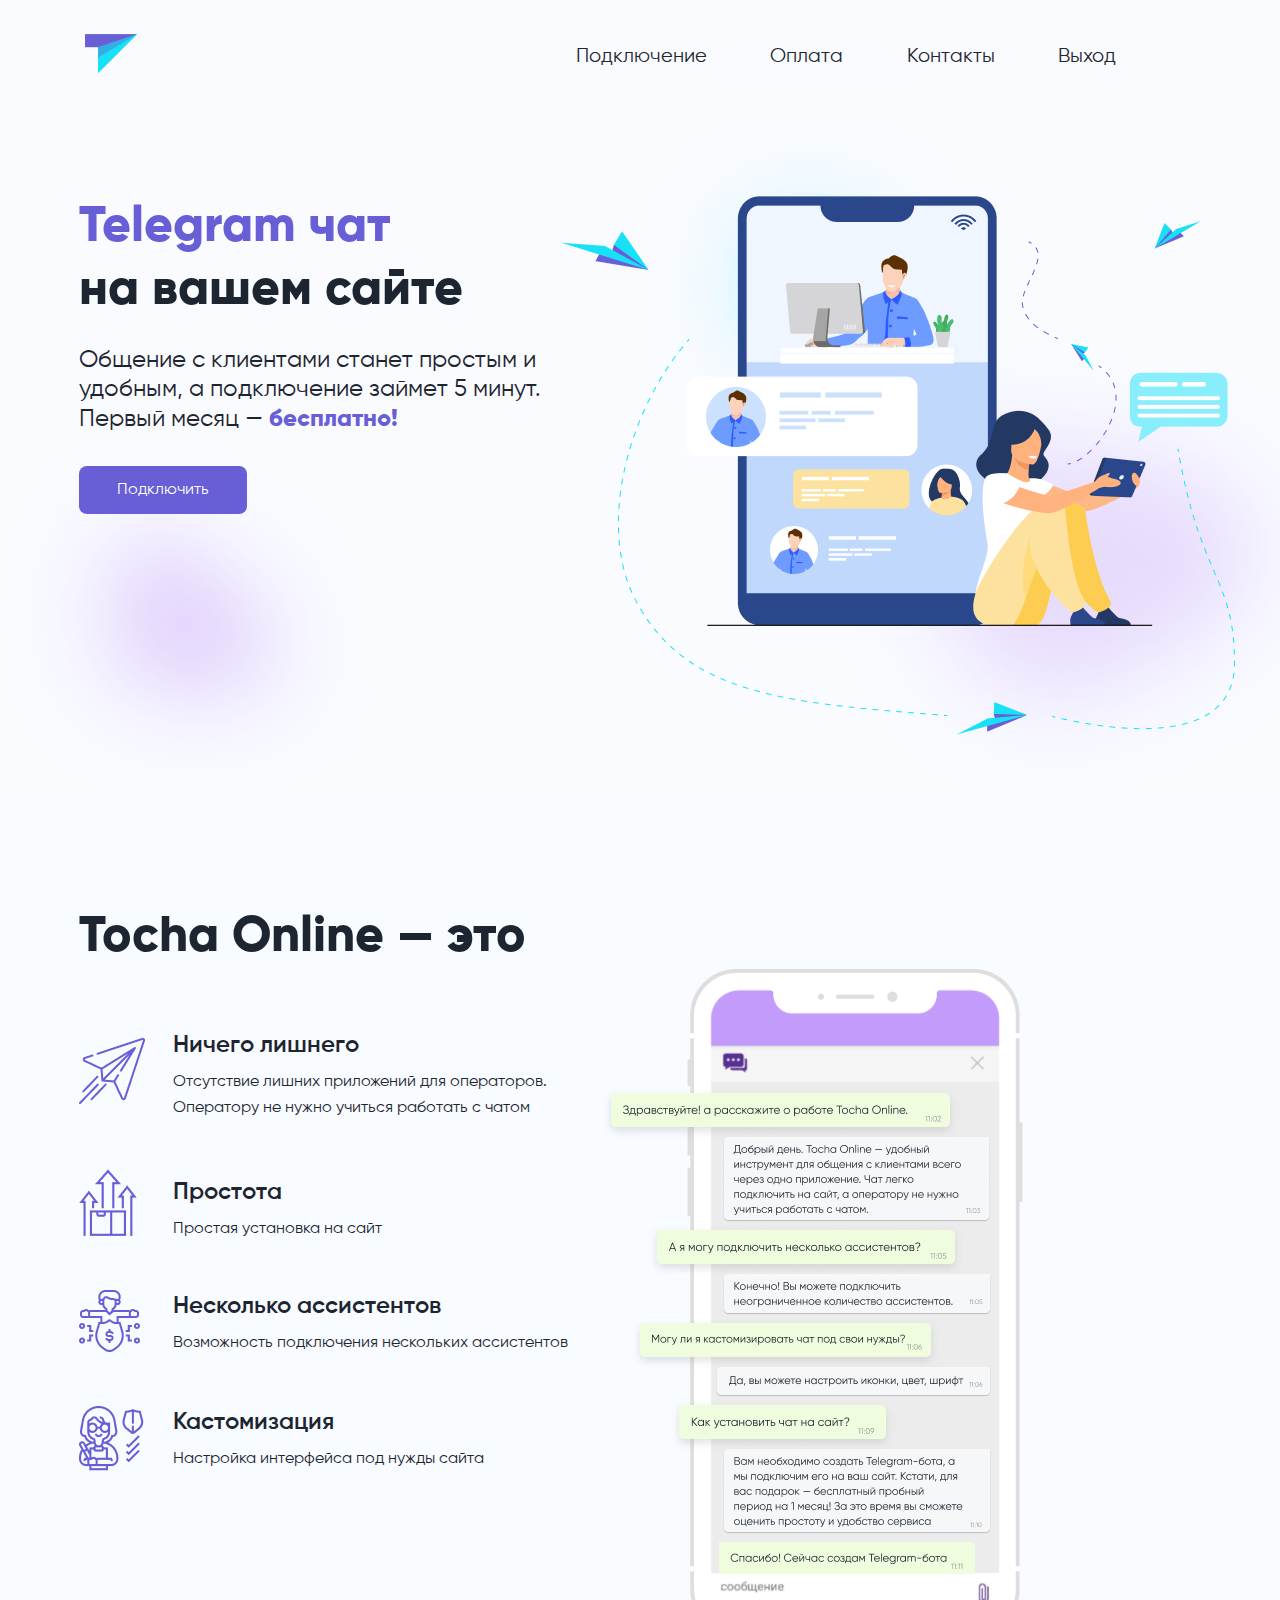
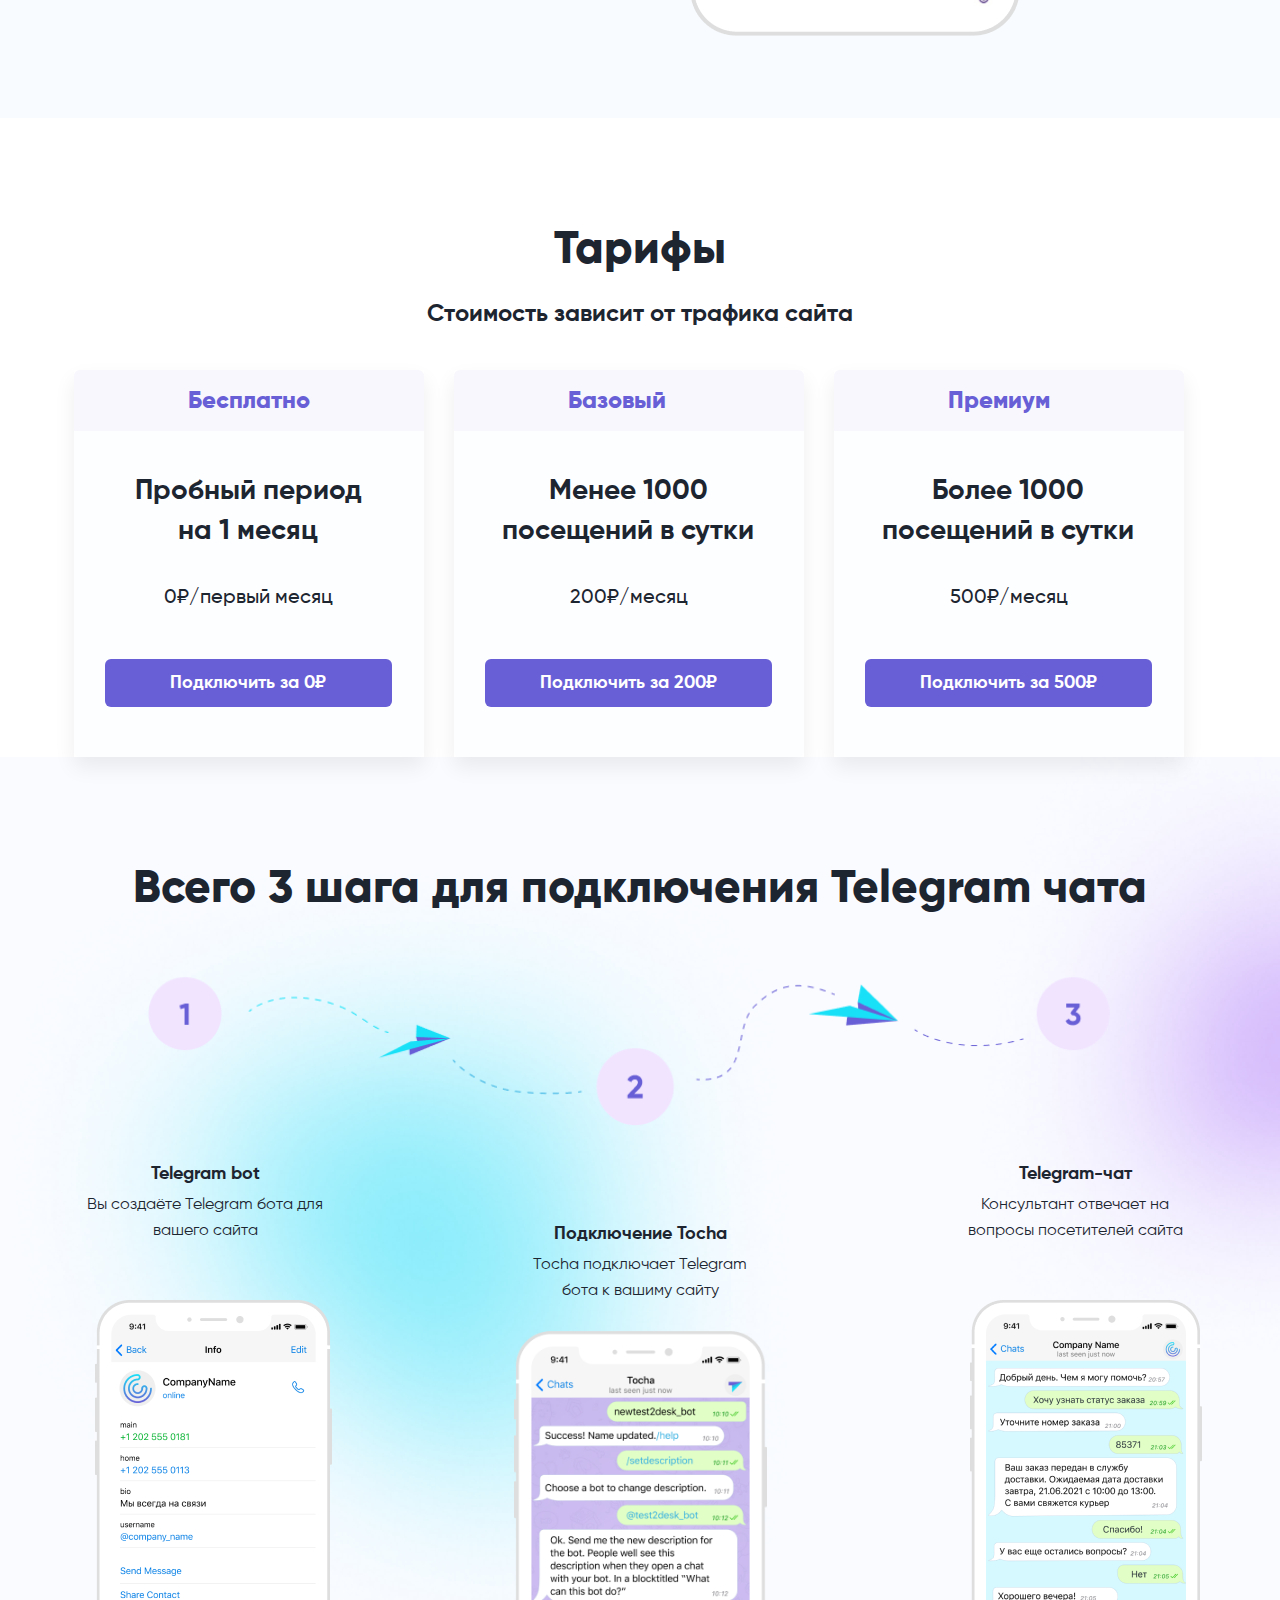
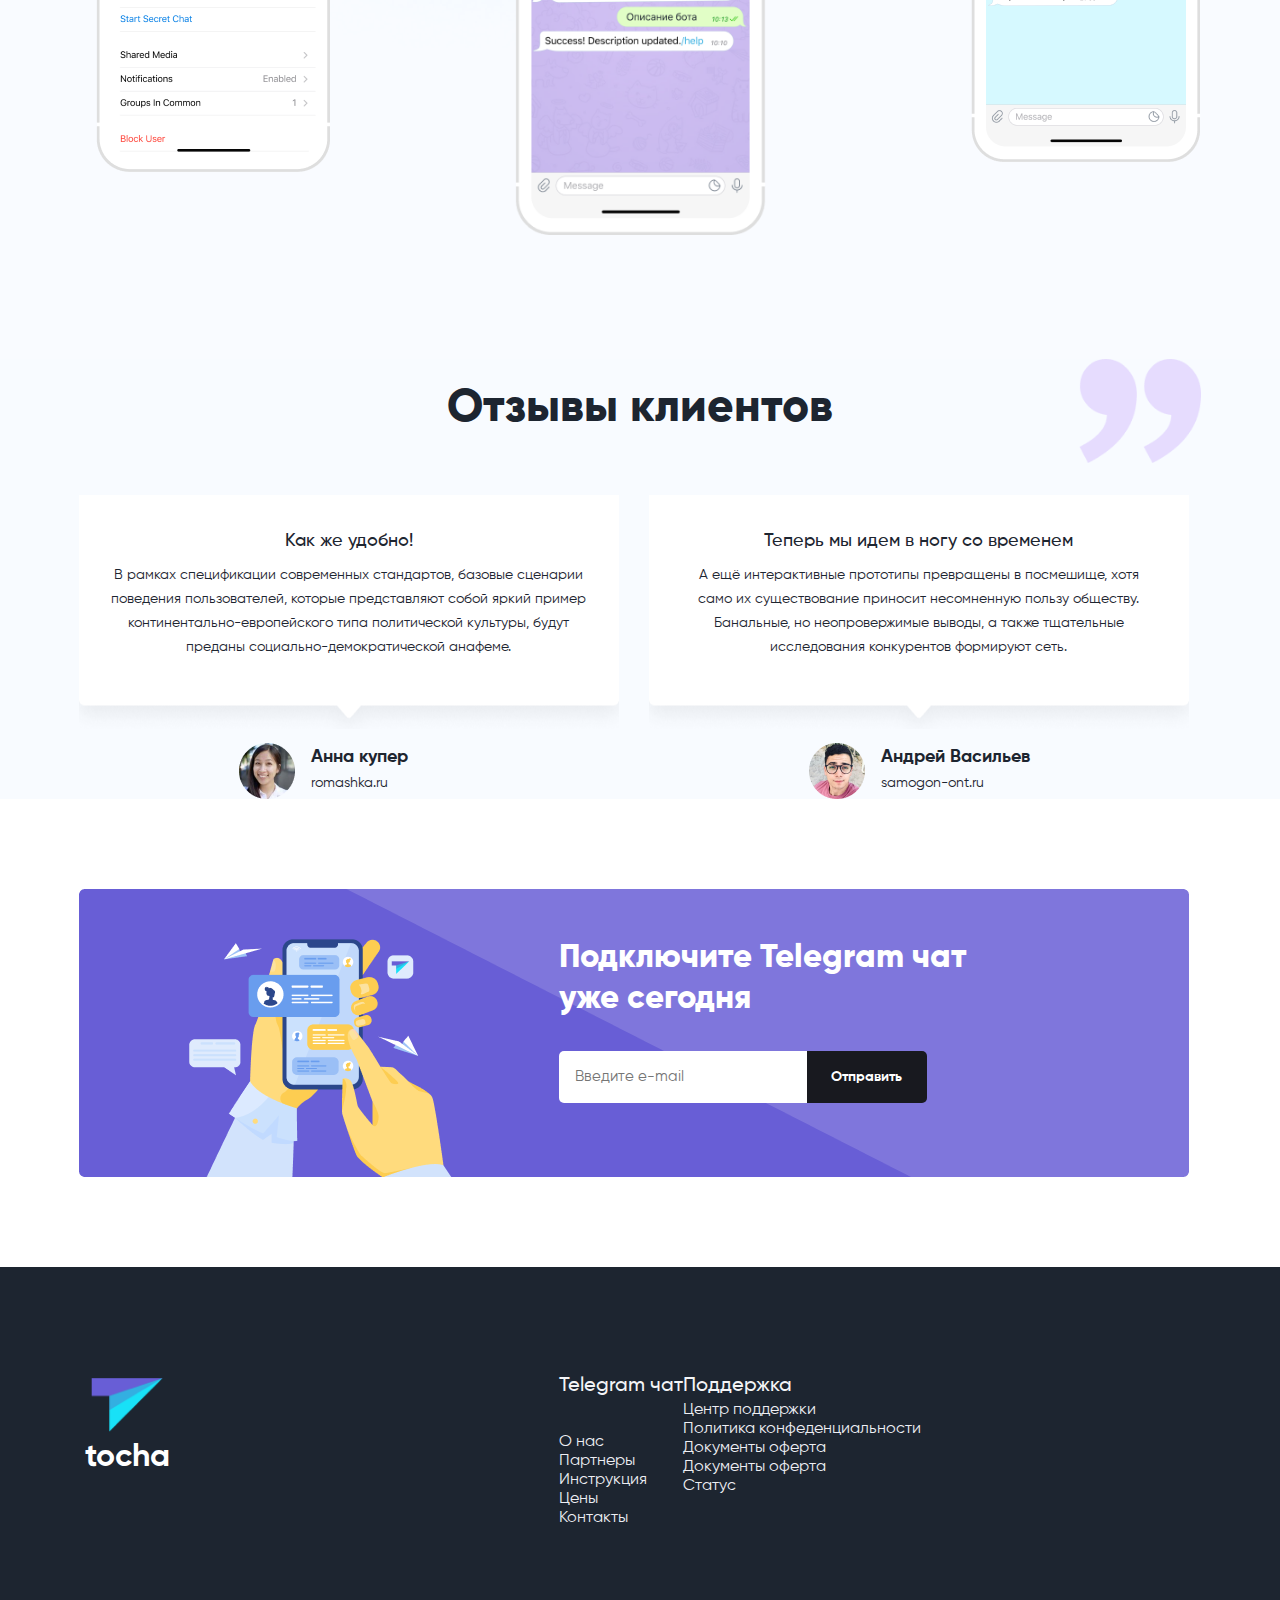
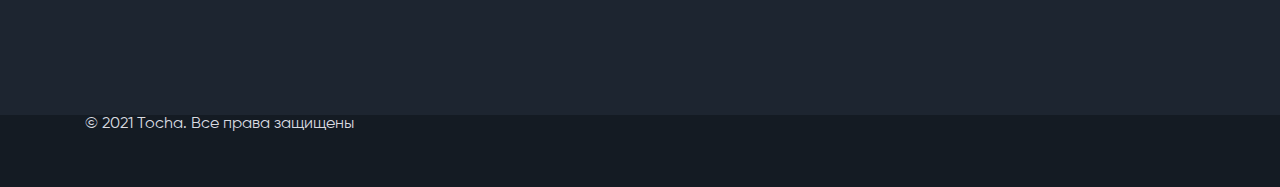
<file: index.html>
<!DOCTYPE html>
<html lang="en">
<head>
    <meta charset="UTF-8">
    <meta name="viewport" content="width=device-width, initial-scale=1.0">
    <link rel="stylesheet" href="reset.css">
    <link rel="stylesheet" href="main.css">
    <title>Tocha</title>
</head>
<body>
    <header class="header">
        <div class="header-wrapper">
            <div class="container">
                <a href="#" class="ava"><img src="./data/ava.png" alt="ava"></a>
                <div class="header-line">
                    <a class="header-element" href="#">Подключение</a>
                    <a class="header-element" href="#">Оплата</a>
                    <a class="header-element" href="#">Контакты</a>
                    <a class="header-element" href="#">Выход</a>
                </div>   
            </div>
         
        </div>

    </header>

    <main>
        <section class="first">
            <div class="wrapper">
                <div class="container">
                    <div class="connect-container">
                        <div class="connect-title">
                            <h1><div class="purple">Telegram чат</div> на вашем сайте</h1>
                        </div>
                        <div class="connect-text">
                            <p>
                                Общение с клиентами станет простым
                                и удобным, а подключение займет 5 минут.
                                Первый месяц — <purple>бесплатно!</purple> 
                            </p>
                        </div>
                        <button class="connect">Подключить</button>
                    </div>
                    <img src="./data/back.png" alt="back_photo" width="690px" height="555px">
                </div>
            </div>
        </section>

        <section class="second">
            <div class="wrapper">
                <div class="description-title">
                    <h2>Tocha Online — это</h2>
                </div>
                <div class="container">
                    <div class="description-text">
                        <div class="description-point first-desc">
                            <div class="point-img">
                                <img src="./data/teleg.png" alt="nothing extra" >
                            </div>
                            
                            <div class="point-container first-point">
                                <div class="point-title">
                                    <h2>Ничего лишнего</h2>
                                </div>
                                <div class="point-text">
                                    <p>
                                        Отсутствие лишних приложений для операторов. Оператору не нужно учиться работать с чатом
                                    </p>
                                </div>
                            </div>
                        </div>
                        <div class="description-point">
                            <div class="point-img">
                                <img src="./data/ease.png" alt="ease" >
                            </div>
                                                    
                            <div class="point-container second-point">
                                <div class="point-title">
                                    <h2>Простота</h2> 
                                </div>
                                <div class="point-text">
                                    <p>Простая установка на сайт</p>
                                </div>
                            </div>
                        </div>
                        <div class="description-point">
                            <div class="point-img">
                                <img src="./data/assistent.png" alt="assistents" >
                            </div>
                            
                            <div class="point-container">
                                <div class="point-title">
                                    <h2>Несколько ассистентов</h2>
                                </div>
                                <div class="point-text">
                                    <p>Возможность подключения нескольких ассистентов</p>
                                </div>
                            </div>
                        </div>
                        <div class="description-point">
                    
                            <div class="point-img">
                                <img src="./data/custom.png" alt="customization" >
                            </div>
                            
                            <div class="point-container">
                                <div class="point-title">
                                    <h2>Кастомизация</h2>     
                                </div>
                                <div class="point-text">
                                    <p>Настройка интерфейса под нужды сайта</p>                                
                                </div>
                            </div>
                        </div>
                    </div>
                    <img class="description-image" src="./data/phone.png" alt="mobile">
                </div>
            </div>
        </section>

        <section class="third">
            <div class="prices-container">
                <div class="prices-title"><h2>Тарифы</h2></div>
                <div class="prices-subtitle">Стоимость зависит от трафика сайта</div>
                <div class="price-list">
                    <div class="suggestion free">
                        <div class="suggestion-title">
                            <h3>Бесплатно</h3>
                        </div>
                        <div class="suggestion-container">
                            <div class="suggestion-subtitle">
                                Пробный период на 1 месяц
                            </div>
                            <div class="suggestion-price">
                                0₽/первый месяц
                            </div>

                            <button class="connect-by">Подключить за 0₽</button>
                        </div>
                    </div>

                    <div class="suggestion basic">
                        <div class="suggestion-title">
                            <h3>Базовый</h3>
                        </div>
                        <div class="suggestion-container">
                            <div class="suggestion-subtitle">
                                Менее 1000 посещений в сутки
                            </div>
                            <div class="suggestion-price">
                                200₽/месяц
                            </div>

                            <button class="connect-by">Подключить за 200₽</button>
                        </div>
                    </div>

                    <div class="suggestion premium">
                        <div class="suggestion-title">
                            <h3>Премиум</h3>
                        </div>
                        <div class="suggestion-container">
                            <div class="suggestion-subtitle">
                                Более 1000 посещений в сутки
                            </div>
                            <div class="suggestion-price">
                                500₽/месяц
                            </div>

                            <button class="connect-by">Подключить за 500₽</button>
                        </div>
                    </div>
                </div>
            </div>
        </section>

        <section class="fourth">
            <div class="wrapper">
                <div class="container">
                    
                </div>
                <div class="steps-title">
                    <h2>
                        Всего 3 шага для подключения Telegram чата
                    </h2>
                </div>
                <img class="line" src="./data/Lines.png" alt="how to connect">
                
                <div class="steps">
                    <div class="step">
                        <div class="step-title">
                            <h3>Telegram bot</h3>
                        </div>
                        <div class="step-text">
                            <p>Вы создаёте Telegram бота для вашего сайта</p>
                        </div>
                        <img class="first-img" src="./data/steps_first.png" alt="first step" width="237px">
                    </div>
                    
                    <div class="step second-step">
                        <div class="step-title">
                            <h3>Подключение Tocha</h3>
                        </div>
                        <div class="step-text">
                            <p>Tocha подключает Telegram бота к вашиму сайту</p>
                        </div>
                        <img class="second-img" src="./data/steps_second.png" alt="second step" width="282px">
                    </div>
                    
                    <div class="step">
                        <div class="step-title">
                            <h3>Telegram-чат</h3>
                        </div>
                        <div class="step-text">
                            <p>Консультант отвечает на вопросы посетителей сайта</p>
                        </div>
                        <img class="third-img" src="./data/steps_third.png" alt="third step" >
                    </div>
                </div>
            </div>
        </section>

        <section class="fifth">
            <div class="wrapper">
                <div class="reviews-title-wrapper">
                    <div class="reviews-title">
                        <h2>Отзывы клиентов</h2>
                    </div>
                    <img src="./data/quotes.png" alt="quotes">
                </div>
                <div class="container">
                    <div class="slider-wrapper">
                        <div class="card-list">
                                <div class="card">
                                    <div class="card-box">
                                        <h3>Как же удобно!</h3>
                                        <p>В рамках спецификации современных стандартов, базовые сценарии 
                                            поведения пользователей, которые представляют собой яркий пример 
                                            континентально-европейского типа политической культуры, будут 
                                            преданы социально-демократической анафеме.</p>
                                    </div>
                                    <div class="author">
                                        <img src="./data/face__1.png" alt="author" width="56px" height="56px">
                                        <div class="bio">
                                            <h3 class="name">Анна купер</h3>
                                            <h4 class="email">romashka.ru</h4>
                                        </div>
                                    </div>
                                </div>

                                <div class="card">
                                    <div class="card-box">
                                        <h3>Теперь мы идем в ногу со временем</h3>
                                        <p>А ещё интерактивные прототипы превращены в посмешище, хотя само их существование приносит несомненную пользу обществу. Банальные, но неопровержимые выводы, а также тщательные исследования конкурентов формируют сеть.</p>
                                    </div>
                                    <div class="author">
                                        <img src="./data/face__2.png" alt="author" width="56px" height="56px">
                                        <div class="bio">
                                            <h3 class="name">Андрей Васильев</h3>
                                            <h4 class="email">samogon-ont.ru</h4>
                                        </div>
                                    </div>
                                </div>
                        </div>
                    </div>
                </div>
            </div>
        </section>

        <section class="sixth">
            <div class="wrapper">
                <div class="join-container">
                    <div class="join-title">
                        <h2>Подключите Telegram чат уже сегодня</h2>
                    </div>
                    <div class="email-subscription">
                        <input type="email" placeholder="Введите e-mail" class="email-input" checked>
                        <button class="submit-button">Отправить</button>
                    </div>
                </div>
            </div>
        </section>
    </main>

    <footer class="footer">
        <div class="footer-wrapper">
            <div class="footer-container">
                <div class="information-box">
                    <div class="first-column">
                        <img src="./data/footer-ava.png" alt="footer" width="81px" height="59px">
                        <h3>tocha</h4>
                    </div>
                    <div class="second-column">
                        <div class="column-highlight">
                            <h4>Telegram чат</h4>
                        </div>
                        <ul>
                            <li>О нас</li>
                            <li>Партнеры</li>
                            <li>Инструкция</li>
                            <li>Цены</li>
                            <li>Контакты</li>
                        </ul>
                    </div>
    
                    <div class="third-column">
                        <div class="column-highlight">
                            <h4>Поддержка</h4>
                        </div>
                        <ul>
                            <li>Центр поддержки</li>
                            <li>Политика конфеденциальности</li>
                            <li>Документы оферта</li>
                            <li>Документы оферта</li>
                            <li>Статус</li>
                        </ul>
                    </div>
                </div>
                <div class="copyright-box">
                    <p>© 2021 Tocha. Все права защищены</p>
                </div>
            </div>
        </div>
    </footer>
</body>
</html>
</file>
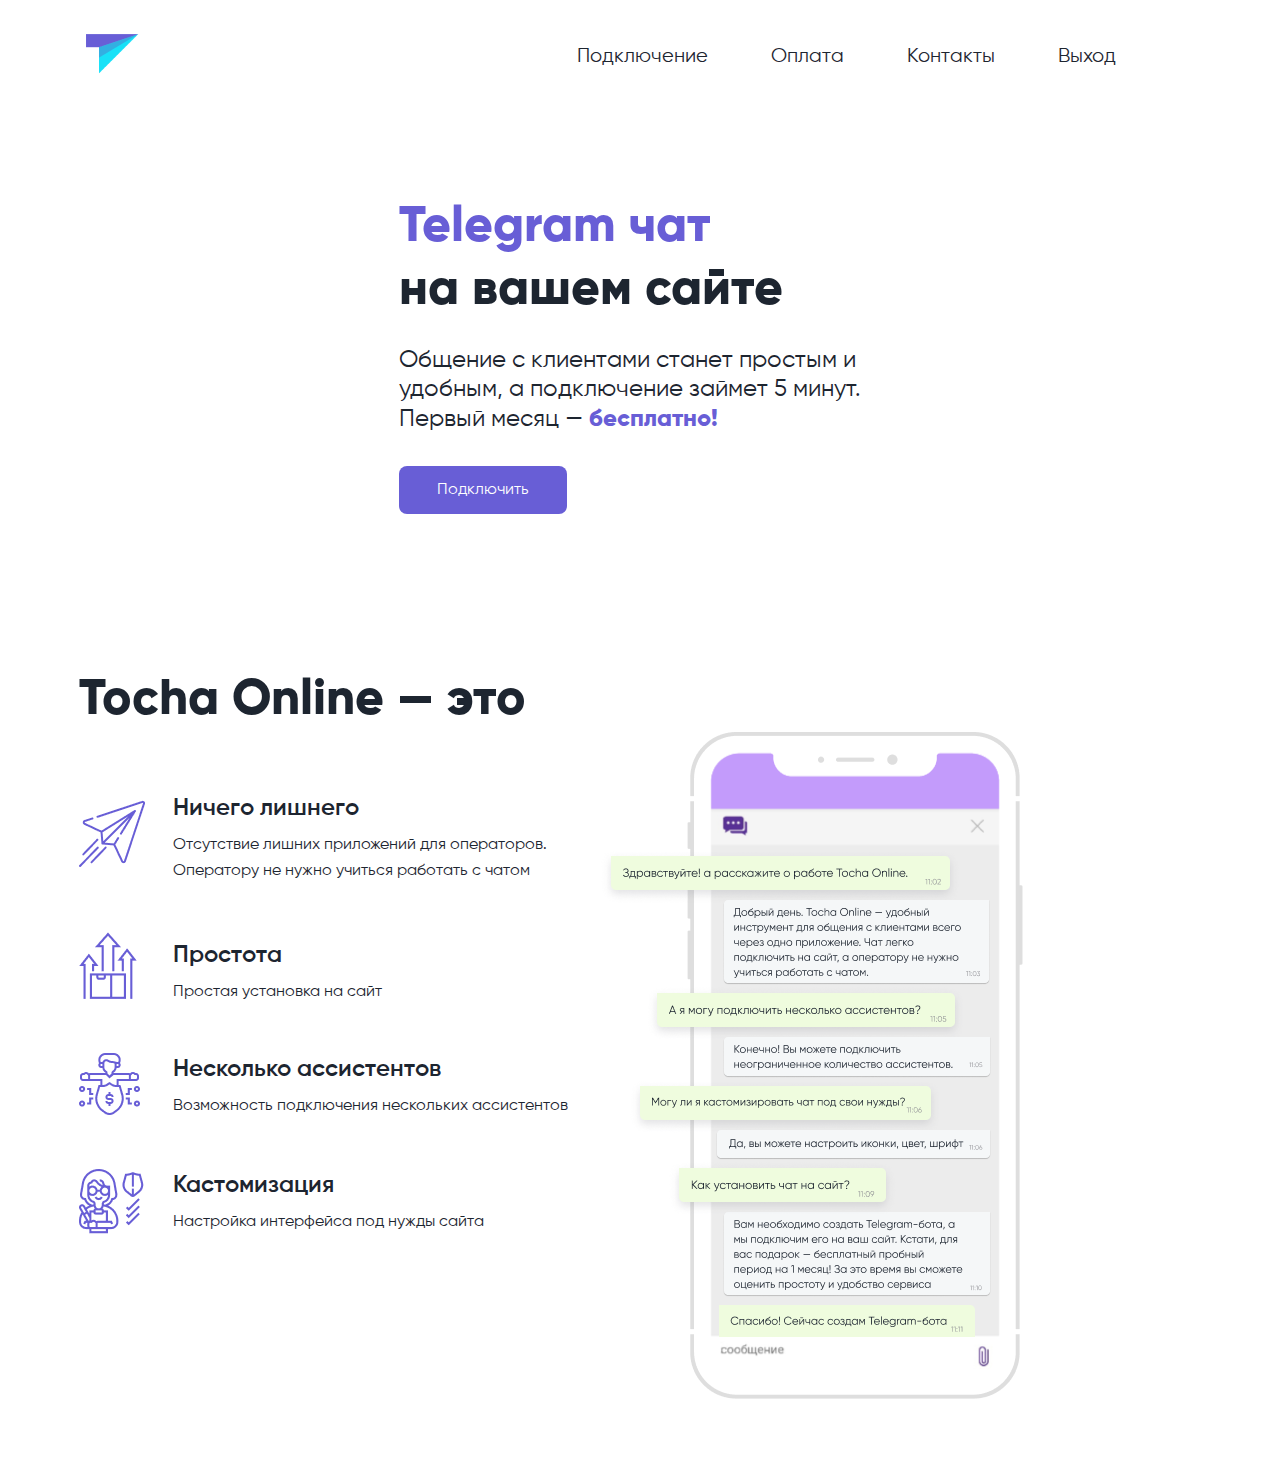
<file: test.html>
<!DOCTYPE html>
<html lang="en">
<head>
    <meta charset="UTF-8">
    <meta name="viewport" content="width=device-width, initial-scale=1.0">
    <link rel="stylesheet" href="./test.css">
    <link rel="stylesheet" href="reset.css">
    <title>Document</title>
</head>
<body>
    <header class="header">
        <a href="#" class="ava"><img src="./data/ava.png" alt="ava"></a>
        <div class="header-line">
            <a class="header-element" href="#">Подключение</a>
            <a class="header-element" href="#">Оплата</a>
            <a class="header-element" href="#">Контакты</a>
            <a class="header-element" href="#">Выход</a>
        </div>
    </header>

    <section class="first">
        <div class="wrapper">
            <div class="connect-title">
                <h1><div class="purple">Telegram чат</div> на вашем сайте</h1>
            </div>
            <div class="container">
                <div class="connect-container">
                    <div class="connect-text">
                        <p>
                            Общение с клиентами станет простым
                            и удобным, а подключение займет 5 минут.
                            Первый месяц — <purple>бесплатно!</purple> 
                        </p>
                    </div>
                    <button class="connect">Подключить</button>
                </div>
                <!-- <img src="./data/back.png" alt="back_photo" width="690px" height="555px"> -->
            </div>

        </div>
    </section>



    <section class="second">
        <div class="wrapper">
            <div class="description-title">
                <h2>Tocha Online — это</h2>
            </div>
            <div class="container">
                <div class="description-text">
                    <div class="description-point first-desc">
                        <div class="point-img">
                            <img src="./data/teleg.png" alt="nothing extra" >
                        </div>
                        
                        <div class="point-container first-point">
                            <div class="point-title">
                                <h2>Ничего лишнего</h2>
                            </div>
                            <div class="point-text">
                                <p>
                                    Отсутствие лишних приложений для операторов. Оператору не нужно учиться работать с чатом
                                </p>
                            </div>
                        </div>
                    </div>
                    <div class="description-point">
                        <div class="point-img">
                            <img src="./data/ease.png" alt="ease" >
                        </div>
                                                
                        <div class="point-container second-point">
                            <div class="point-title">
                                <h2>Простота</h2> 
                            </div>
                            <div class="point-text">
                                <p>Простая установка на сайт</p>
                            </div>
                        </div>
                    </div>
                    <div class="description-point">
                        <div class="point-img">
                            <img src="./data/assistent.png" alt="assistents" >
                        </div>
                        
                        <div class="point-container">
                            <div class="point-title">
                                <h2>Несколько ассистентов</h2>
                            </div>
                            <div class="point-text">
                                <p>Возможность подключения нескольких ассистентов</p>
                            </div>
                        </div>
                    </div>
                    <div class="description-point">
                
                        <div class="point-img">
                            <img src="./data/custom.png" alt="customization" >
                        </div>
                        
                        <div class="point-container">
                            <div class="point-title">
                                <h2>Кастомизация</h2>     
                            </div>
                            <div class="point-text">
                                <p>Настройка интерфейса под нужды сайта</p>                                
                            </div>
                        </div>
                    </div>
                </div>
                <img class="description-image" src="./data/phone.png" alt="mobile">
            </div>
            
            
        </div>
    </section>
</body>
</html>
</file>
<file: main.css>
@font-face {
    font-family: 'Gilroy-Bold';
    src: local('Gilroy-Bold'), url(./fonts/Gilroy-Bold.ttf) format('truetype');
}
  
@font-face {
    font-family: 'Gilroy-Medium';
    src: local('Gilroy-Medium'), url(./fonts/Gilroy-Medium.ttf) format('truetype');
}
  
@font-face {
    font-family: 'Gilroy-Light';
    src: local('Gilroy-Light'), url(./fonts/Gilroy-Light.ttf) format('truetype');
}

@font-face {
    font-family: 'Gilroy-Regular';
    src: local('Gilroy-Regular'), url(./fonts/Gilroy-Regular.ttf) format('truetype');
}

@font-face {
    font-family: 'Gilroy-ExtraBold';
    src: local('Gilroy-ExtraBold'), url(./fonts/Gilroy-ExtraBold.ttf) format('truetype');
}

@font-face {
    font-family: 'Gilroy-SemiBold';
    src: local('Gilroy-SemiBold'), url(./fonts/Gilroy-SemiBold.ttf) format('truetype');
}



body {
    font-family: 'Gilroy-Regular', sans-serif;
    color: #1D2530;
}


header, .first {
    background: url('./data/BG.png');
}

.header-wrapper {
    padding-top: 34px;
    max-width: 1110px; 
    /* 1109 */
    margin: 0 auto;
    display: flex;
    flex-wrap: wrap;
}


.header-line {
    padding-top: 10px;
    display: flex;
    gap: 63.33px;
    padding-left: 436px;
}


.header-element {
    font-size: 20px;
}




.third {
    max-width: 1133px;
    margin: 0 auto;
}

.first {
    padding-top: 122px;
    display: flex;
    padding-bottom: 50px;
    /* background: rgba(242, 247, 255, 0.5); */
}


.connect-title {
    font-family: 'Gilroy-ExtraBold', sans-serif;
    font-size: 50px;
}

.purple {
    font-family: 'Gilroy-ExtraBold', sans-serif;
    color: #685ED6;
}

purple {
    font-family: 'Gilroy-ExtraBold', sans-serif;
    color: #685ED6;
}

.connect-text {
    padding-top: 24px;
    font-family: 'Gilroy-Regular', sans-serif;
    font-size: 24px;
    width: 482px;
}


.connect {
    margin-top: 32px;
    width: 168px;
    height: 48px;
    background: #685ED6;
    padding: 12px 32px;
    color: white;
    border-radius: 8px;
}


.wrapper {
    max-width: 1123px;
    margin: 0 auto;
}

.container {
    display: flex;
}

.second {
    padding-top: 105px;
    padding-bottom: 82px;
    background: rgba(242, 247, 255, 0.5);
}


.description-title {
    font-family: 'Gilroy-ExtraBold', sans-serif;
    font-size: 50px;
}

.point-img {
    width: 68px; 
    height: 68px; 
}

.description-text {
    padding-top: 68px;
    display: flex;
    flex-direction: column;
    height: 66px;
    gap: 48px;
}

.description-point {
    display: flex;
    gap: 26px;
}

.first-desc {
    height: 92px;
}

.point-container {
    width: 428px;
    justify-content: center;
}

.first-point {
    height: 92px;
    margin-top: -8px;
}


.point-title {
    font-family: 'Gilroy-SemiBold', sans-serif;
    font-size: 24px;
    line-height: 32px;
}

.point-text {
    padding-top: 8px;
    font-family: 'Gilroy-Regular', sans-serif;
    font-size: 16px;
    line-height: 26px;
}

.second-point {
    margin-top: 7px;
}


/* Third section styles start */

.third {
    padding-top: 100px;
}

.prices-title {
    font-family: 'Gilroy-ExtraBold', sans-serif;
    font-size: 46px;
    line-height: 64px;
    text-align: center;
}

.prices-subtitle {
    padding-top: 16px;
    font-family: 'Gilroy-Bold', sans-serif;
    font-size: 24px;
    line-height: 32px;
    text-align: center;
}

.price-list {
    padding-top: 40px;
    display: flex;
    flex-direction: row;
    gap: 30px;
}

.suggestion {
    width: 350px;
    height: 387px;
    box-shadow: 0 10px 20px 0px rgba(0, 0, 0, 0.07);
}

.suggestion-title {
    width: 350px;
    height: 61px;
    border-top-left-radius: 6px;
    border-top-right-radius: 6px;
    background: rgba(104, 94, 214, 0.05);
    padding: 7px 114px;
}
.suggestion-title h3 {
    color: #685ED6;
    font-family: 'Gilroy-ExtraBold', sans-serif;
    font-size: 24px;
    line-height: 48px;
}

.suggestion-container {
    background-color: #FCFEFF;
    padding-bottom: 50px;
    border-bottom-left-radius: 6px;
    border-bottom-right-radius: 6px;
}

.suggestion-subtitle {
    color: #1D2530;
    font-family: 'Gilroy-Bold', sans-serif;
    font-size: 28px;
    line-height: 40px;
    padding: 40px 48px 0px 47px;
    letter-spacing: 0%;
    text-align: center;
}

.suggestion-price {
    color: #1D2530;
    font-family: 'Gilroy-Medium', sans-serif;
    font-size: 20px;
    line-height: 30px;
    padding: 32px 29px 46px 29px;
    text-align: center;
}

.connect-by {
    color: white;
    width: 287px;
    height: 48px;
    font-family: 'Gilroy-Bold', sans-serif;
    font-size: 18px;
    line-height: 24px;
    background: #685ED6;
    margin-left: 31px;
    margin-right: 32px;
    border-radius: 6px;
}


.fourth {
    padding-top: 100px;
    background: url('./data/Rectangle 594.png');
    background-position: center top left 70px;
    background-size: cover;
    height: 100%;
    padding-bottom: 124.34px;
}

.steps-title {
    font-family: 'Gilroy-ExtraBold', sans-serif;
    font-size: 46px;
    line-height: 64px;
    text-align: center;
}

.line {
    padding-top: 40px;
    width: 100%;
}

.steps {
    display: flex;
    gap: 182px;
}

.step {
    width: 255px;
}

.step-title {
    padding-top: 16px;
    font-family: 'Gilroy-Bold', sans-serif;
    font-size: 18px;
    line-height: 28px;
    text-align: center;
}

.step-text {
    padding-top: 4px;
    font-family: 'Gilroy-Regular', sans-serif;
    font-size: 16px;
    line-height: 26px;
    text-align: center;
}

.first-img {
    padding-top: 56px;
}

.second-img {
    padding-top: 26.42px;
}

.third-img {
    padding-top: 56px;
}

.step img:last-child {
    float: right;
}

.step:first-child {
    margin-top: -60px;
}

.step:last-child {
    margin-top: -60px;
}


/* FIFTH SECTION STYLES */
.fifth {
    background: rgba(242, 247, 255, 0.5);
}

.reviews-title-wrapper {
    position: relative;
    display: flex;
    justify-content: center;
}

.reviews-title-wrapper img {
    position: absolute;
    padding-left: 1000px;
}

.reviews-title {
    color: #1D2530;
    padding-top: 17px;
    font-family: 'Gilroy-ExtraBold', sans-serif;
    font-size: 46px;
    line-height: 64px;
    text-align: center;
}

.slider-wrapper {

}

.card-list {
    padding-top: 55px;
    display: flex;
    gap: 30px;
}

.card {
    width: 540px;
    height: 304px;
}

.card-box {
    height: 234px;
    width: 540px;
    background: url('./data/Card.png') no-repeat center;
    overflow: hidden;
}

.card-box h3 {
    font-family: 'Gilroy-Medium', sans-serif;
    font-size: 18px;
    line-height: 28px;
    text-align: center;
    padding: 32px 32px 0px 32px;
}

.card-box p {
    font-family: 'Gilroy-Regular', sans-serif;
    font-size: 14px;
    line-height: 24px;
    text-align: center;
    padding: 8px 32px 70px 32px;
}

.author {
    padding-top: 14px;
    display: flex;
    padding-bottom: 100px;
    padding-left: 160px;
}

.author img {
    width: 56px;
    height: 56px;
}

.bio {
    padding-left: 16px;
}

.name {
    font-family: 'Gilroy-Bold', sans-serif;
    font-size: 18px;
    line-height: 28px;
    text-align: left;
}

.email {
    font-family: 'Gilroy-Regular', sans-serif;
    font-size: 14px;
    line-height: 24px;
    text-align: left;
}



/* SIXTH SECTION */


.join-container {
    justify-content: center;
    background: url('./data/Join.png') no-repeat;
    margin: 90px 0px;
    width: 100%;
    height: 288px;
}

.join-title {
    color: white;
    padding: 48px 185px 0px 480px;
    font-family: 'Gilroy-ExtraBold', sans-serif;
    font-size: 33px;
    line-height: 41px;
    text-align: left;
}

.email-subscription {
    margin: 32px 262px 74px 480px;
    display: flex; /* Размещаем элементы рядом друг с другом */
    width: 368px; 
    height: 52px;
  }
  
  .email-input {
    color: #474A57;
    width: 248px;
    padding: 14px 16px;
    border: none; /* Убираем стандартную границу */
    font-family: 'Gilroy-Regular', sans-serif;
    font-size: 15px;
    line-height: 24px;
    text-align: left;
    outline: none; /* Убираем обводку при фокусе */
    border-top-left-radius: 5px;
    border-bottom-left-radius: 5px;
  }
  
  .submit-button {
    border-top-right-radius: 5px;
    border-bottom-right-radius: 5px;
    width: 120px;
    background-color: #18191F;
    color: #ffffff;
    padding: 14px 24px;
    border: none; /* Убираем стандартную границу */
    font-family: 'Gilroy-Bold', sans-serif;
    font-size: 14px;
    line-height: 20px;
    text-align: left;
    cursor: pointer; /* Меняем курсор на указатель */
    transition: background-color 0.3s; /* Плавный переход цвета при наведении */
    
  }
  
  .submit-button:hover {
    background-color: #333333; /* Цвет при наведении */
  }


/* FOOTER */


.footer-wrapper {

}

.footer-container {
    background: #1D2530;
    height: 520px;
}

.information-box {
    margin: 0 auto;
    padding-top: 104px;
    padding-bottom: 78px;
    max-width: 1110px;
    height: 448px;
    display: flex;
}

.first-column {
    color: #ffffff;
    padding-top: 7px;
}

.first-column img {
    padding-left: 3px;
}

.first-column h3 {
    padding-top: 10px;
    font-family: 'Gilroy-Bold', sans-serif;
    font-size: 32px;
    line-height: 24px;
    text-align: left;
}

.second-column {
    color: #EEEFF4;
    margin-left: 389px;
}

.second-column ul {
    padding-top: 32px;
}

.column-highlight {
    color: #F4F5F7;
    font-family: 'Gilroy-Medium', sans-serif;
    font-size: 20px;
    line-height: 30px;
    text-align: left;
}

.third-column {
    color: #EEEFF4;
}

.copyright-box {
    color: #D9DBE1;
    background: #141B23;
    height: 72px;
}

.copyright-box p {
    margin: 0 auto;
    max-width: 1110px;
}
</file>
<file: test.css>
@font-face {
    font-family: 'Gilroy-Bold';
    src: local('Gilroy-Bold'), url(./fonts/Gilroy-Bold.ttf) format('truetype');
}
  
@font-face {
    font-family: 'Gilroy-Medium';
    src: local('Gilroy-Medium'), url(./fonts/Gilroy-Medium.ttf) format('truetype');
}
  
@font-face {
    font-family: 'Gilroy-Light';
    src: local('Gilroy-Light'), url(./fonts/Gilroy-Light.ttf) format('truetype');
}

@font-face {
    font-family: 'Gilroy-Regular';
    src: local('Gilroy-Regular'), url(./fonts/Gilroy-Regular.ttf) format('truetype');
}

@font-face {
    font-family: 'Gilroy-ExtraBold';
    src: local('Gilroy-ExtraBold'), url(./fonts/Gilroy-ExtraBold.ttf) format('truetype');
}

@font-face {
    font-family: 'Gilroy-SemiBold';
    src: local('Gilroy-SemiBold'), url(./fonts/Gilroy-SemiBold.ttf) format('truetype');
}



body {
    font-family: 'Gilroy-Regular', sans-serif;
    color: #1D2530;
}

header {
    padding-top: 34px;
    max-width: 1109px;
    margin: 0 auto;
    display: flex;
    flex-wrap: wrap;
}


.header-line {
    padding-top: 10px;
    display: flex;
    gap: 63.33px;
    padding-left: 436px;
}


.header-element {
    font-size: 20px;
}

.wrapper {
    max-width: 1123px;
    margin: 0 auto;
}

.container {
    display: flex;
}

.first {
    padding-top: 122px;
    display: flex;
}


.connect-title {
    font-family: 'Gilroy-ExtraBold', sans-serif;
    font-size: 50px;
}

.purple {
    font-family: 'Gilroy-ExtraBold', sans-serif;
    color: #685ED6;
}

purple {
    font-family: 'Gilroy-ExtraBold', sans-serif;
    color: #685ED6;
}

.connect-text {
    padding-top: 24px;
    font-family: 'Gilroy-Regular', sans-serif;
    font-size: 24px;
    width: 482px;
}


.connect {
    margin-top: 32px;
    width: 168px;
    height: 48px;
    background: #685ED6;
    padding: 12px 32px;
    color: white;
    border-radius: 8px;
}



.second {
    padding-top: 155px;
    padding-bottom: 82px;
}


.description-title {
    font-family: 'Gilroy-ExtraBold', sans-serif;
    font-size: 50px;
}

.point-img {
    width: 68px; 
    height: 68px; 
}

.description-text {
    padding-top: 68px;
    display: flex;
    flex-direction: column;
    height: 66px;
    gap: 48px;
}

.description-point {
    display: flex;
    gap: 26px;
}

.first-desc {
    height: 92px;
}

.point-container {
    width: 428px;
    justify-content: center;
}

.first-point {
    height: 92px;
    margin-top: -8px;
}


.point-title {
    font-family: 'Gilroy-SemiBold', sans-serif;
    font-size: 24px;
    line-height: 32px;
}

.point-text {
    padding-top: 8px;
    font-family: 'Gilroy-Regular', sans-serif;
    font-size: 16px;
    line-height: 26px;
}

.second-point {
    margin-top: 7px;
}
</file>
